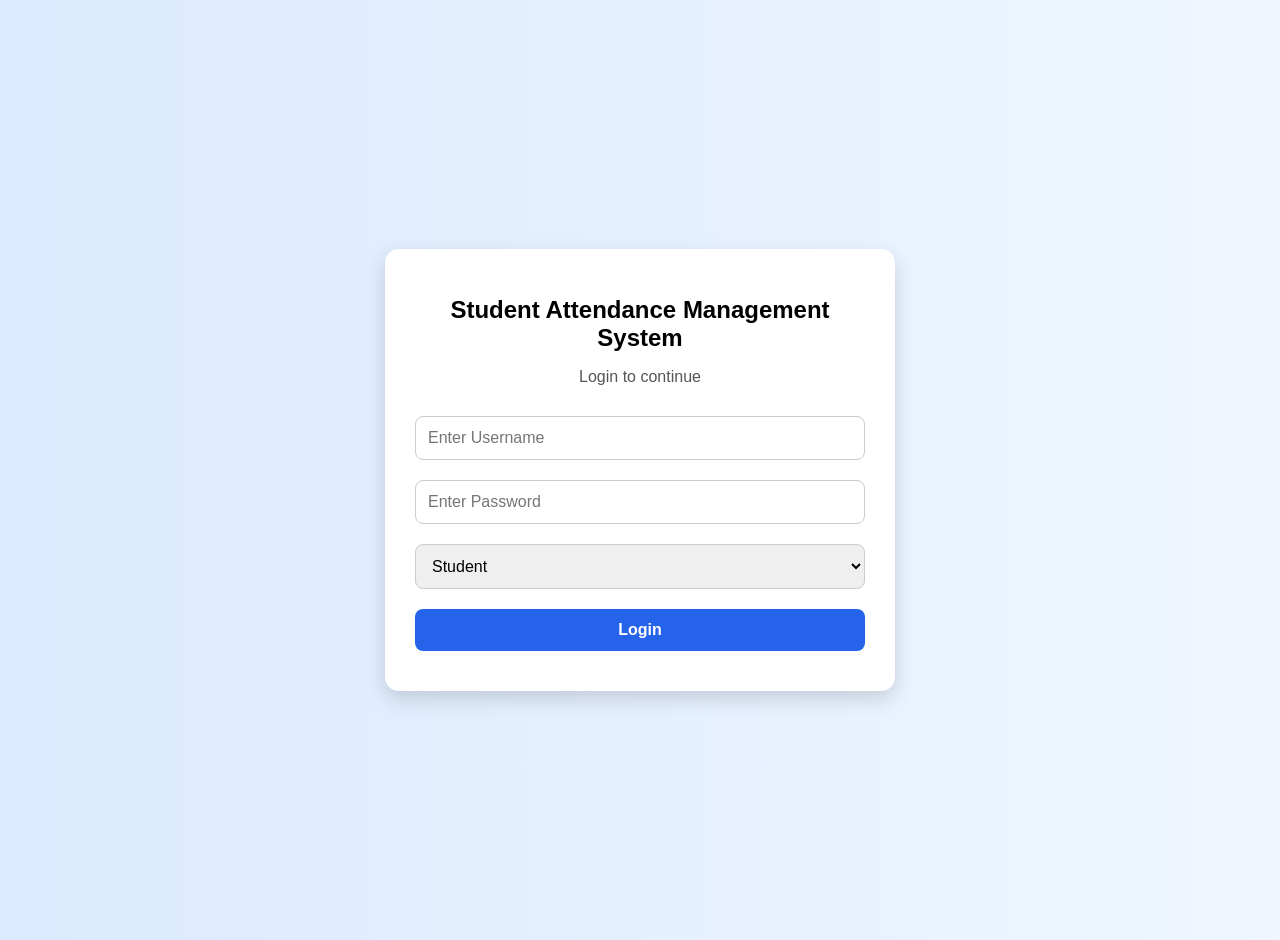
<file: SAMS_Project/index.html>
<!doctype html>
<html lang="en">
  <head>
    <meta charset="UTF-8" />
    <meta name="viewport" content="width=device-width, initial-scale=1.0" />
    <title>SAMS Login</title>
    <link rel="stylesheet" href="style.css" />
  </head>
  <body>
    <div class="container">
      <div class="card">
        <h1>Student Attendance Management System</h1>
        <p class="subtitle">Login to continue</p>

        <input type="text" id="username" placeholder="Enter Username" />
        <input type="password" id="password" placeholder="Enter Password" />

        <select id="role">
          <option value="student">Student</option>
          <option value="teacher">Teacher</option>
          <option value="admin">Admin</option>
        </select>

        <button onclick="login()">Login</button>
      </div>
    </div>

    <script src="script.js"></script>
  </body>
</html>
</file>
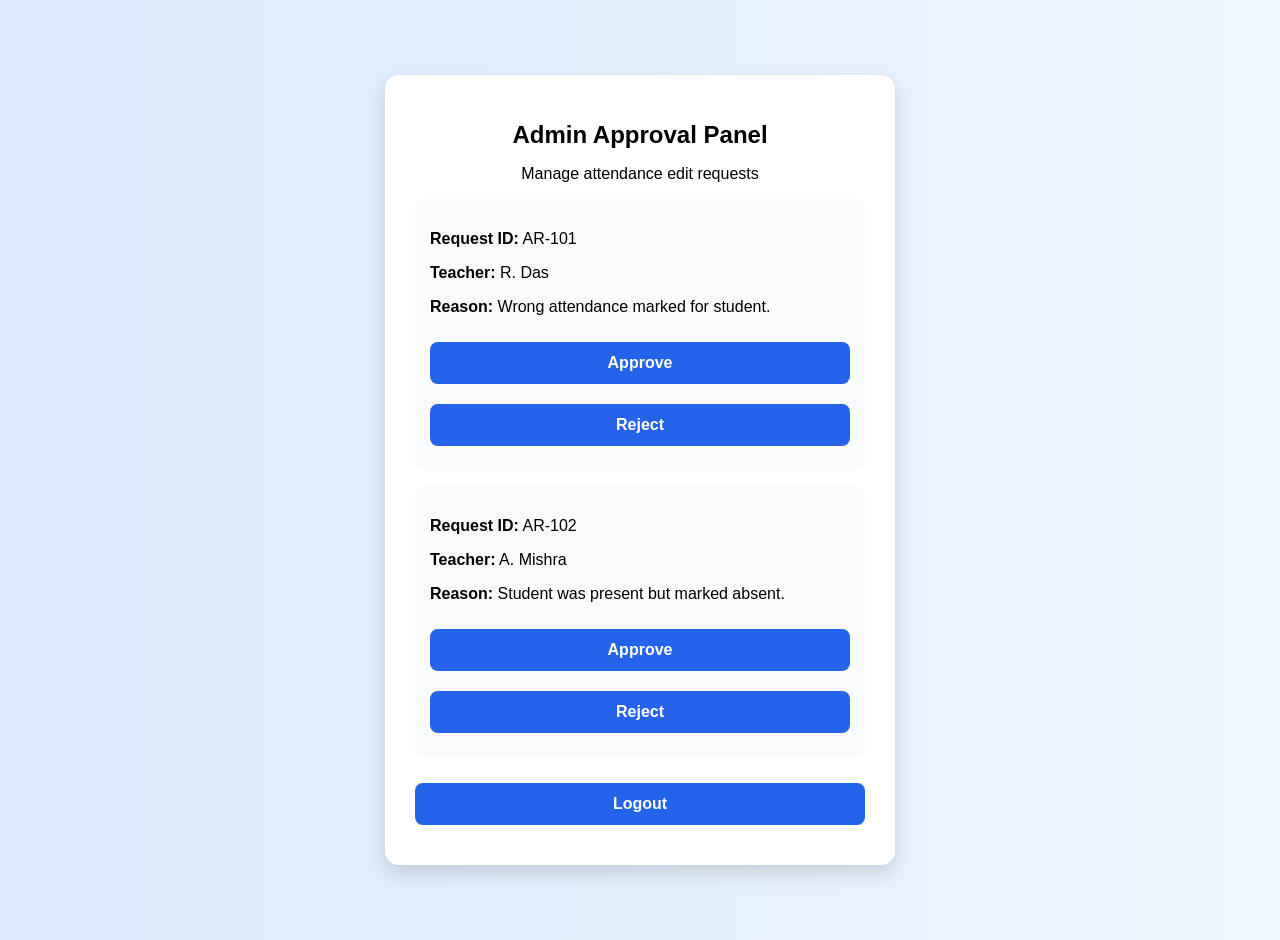
<file: SAMS_Project/admin.html>
<!doctype html>
<html lang="en">
  <head>
    <meta charset="UTF-8" />
    <meta name="viewport" content="width=device-width, initial-scale=1.0" />
    <title>Admin Panel</title>
    <link rel="stylesheet" href="style.css" />
  </head>
  <body>
    <div class="container">
      <div class="card">
        <h1>Admin Approval Panel</h1>
        <p>Manage attendance edit requests</p>

        <div class="request-box">
          <p><strong>Request ID:</strong> AR-101</p>
          <p><strong>Teacher:</strong> R. Das</p>
          <p><strong>Reason:</strong> Wrong attendance marked for student.</p>
          <button onclick="approveRequest()">Approve</button>
          <button onclick="rejectRequest()">Reject</button>
        </div>

        <div class="request-box">
          <p><strong>Request ID:</strong> AR-102</p>
          <p><strong>Teacher:</strong> A. Mishra</p>
          <p><strong>Reason:</strong> Student was present but marked absent.</p>
          <button onclick="approveRequest()">Approve</button>
          <button onclick="rejectRequest()">Reject</button>
        </div>

        <button onclick="goHome()">Logout</button>
      </div>
    </div>

    <script src="script.js"></script>
  </body>
</html>
</file>
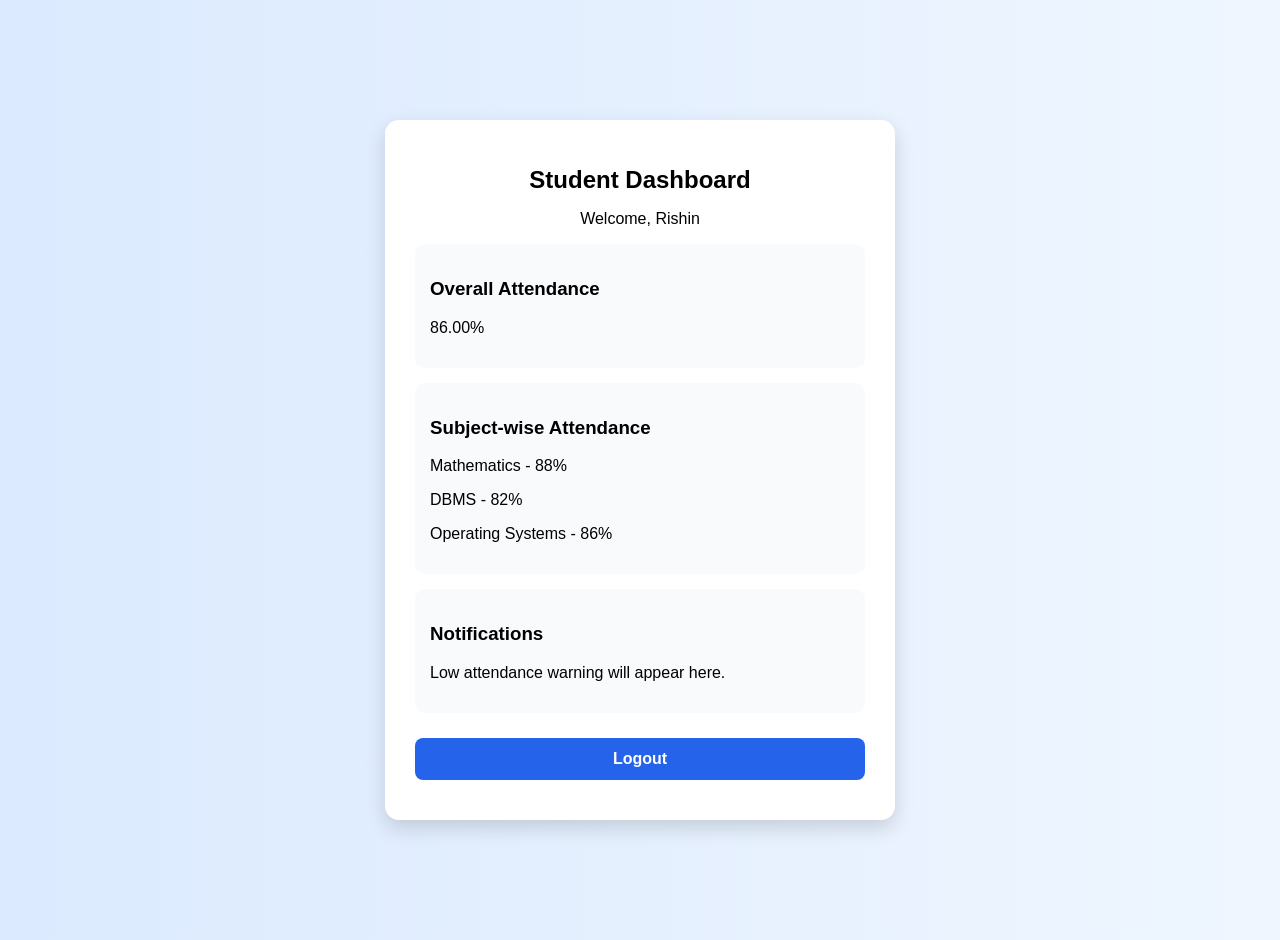
<file: SAMS_Project/student.html>
<!doctype html>
<html lang="en">
  <head>
    <meta charset="UTF-8" />
    <meta name="viewport" content="width=device-width, initial-scale=1.0" />
    <title>Student Dashboard</title>
    <link rel="stylesheet" href="style.css" />
  </head>
  <body>
    <div class="container">
      <div class="card">
        <h1>Student Dashboard</h1>
        <p>Welcome, Rishin</p>

        <div class="info-box">
          <h3>Overall Attendance</h3>
          <p id="attendanceValue"></p>
        </div>

        <div class="info-box">
          <h3>Subject-wise Attendance</h3>
          <p>Mathematics - 88%</p>
          <p>DBMS - 82%</p>
          <p>Operating Systems - 86%</p>
        </div>

        <div class="info-box">
          <h3>Notifications</h3>
          <p>Low attendance warning will appear here.</p>
        </div>

        <button onclick="goHome()">Logout</button>
      </div>
    </div>

    <script>
      let totalClasses = 50;
      let attendedClasses = 43;
      let percentage = (attendedClasses / totalClasses) * 100;
      document.getElementById("attendanceValue").innerText =
        percentage.toFixed(2) + "%";
    </script>

    <script src="script.js"></script>
  </body>
</html>
</file>
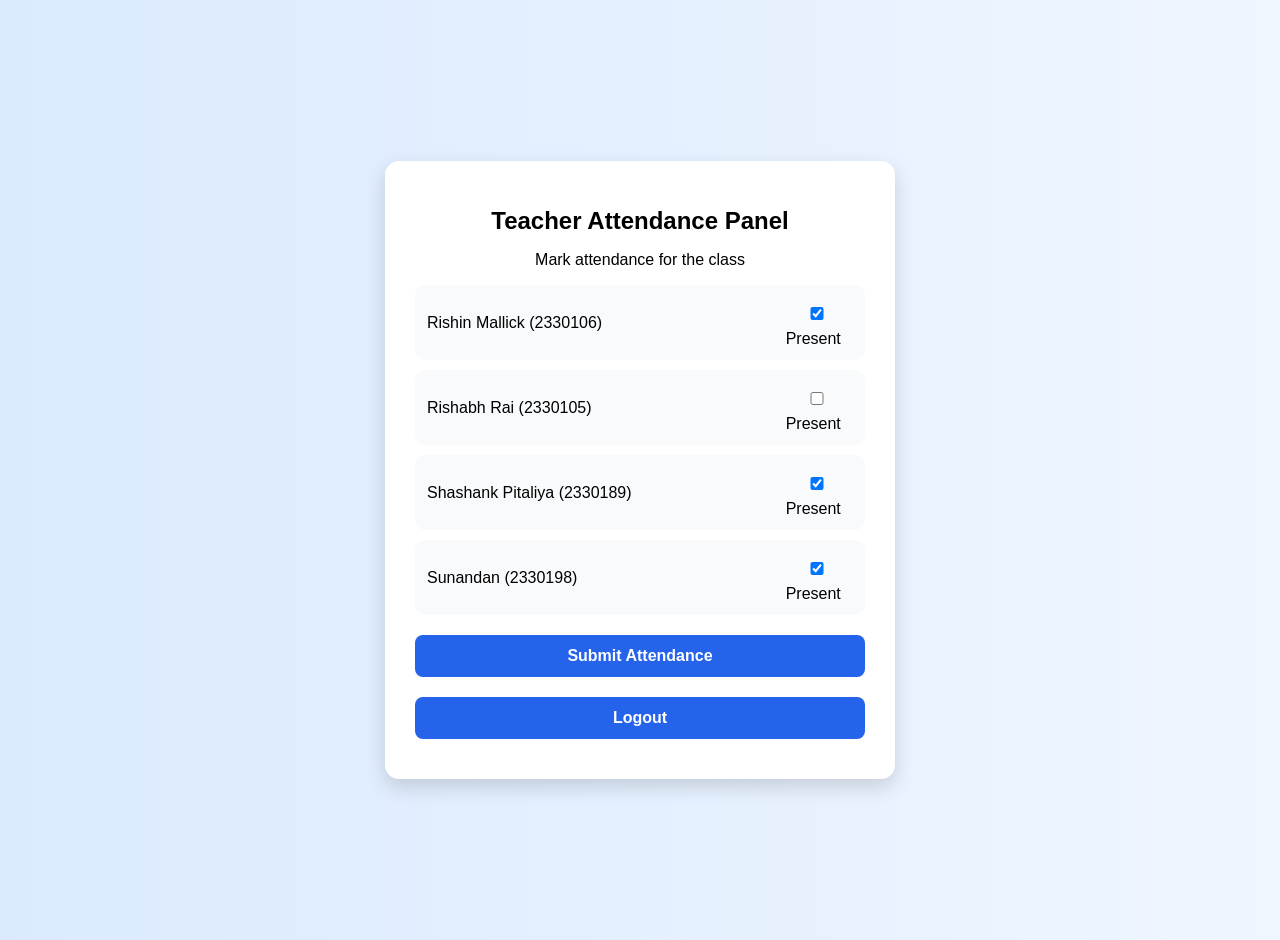
<file: SAMS_Project/teacher.html>
<!doctype html>
<html lang="en">
  <head>
    <meta charset="UTF-8" />
    <meta name="viewport" content="width=device-width, initial-scale=1.0" />
    <title>Teacher Attendance Panel</title>
    <link rel="stylesheet" href="style.css" />
  </head>
  <body>
    <div class="container">
      <div class="card">
        <h1>Teacher Attendance Panel</h1>
        <p>Mark attendance for the class</p>

        <div class="attendance-row">
          <span>Rishin Mallick (2330106)</span>
          <label><input type="checkbox" checked /> Present</label>
        </div>

        <div class="attendance-row">
          <span>Rishabh Rai (2330105)</span>
          <label><input type="checkbox" /> Present</label>
        </div>

        <div class="attendance-row">
          <span>Shashank Pitaliya (2330189)</span>
          <label><input type="checkbox" checked /> Present</label>
        </div>

        <div class="attendance-row">
          <span>Sunandan (2330198)</span>
          <label><input type="checkbox" checked /> Present</label>
        </div>

        <button onclick="saveAttendance()">Submit Attendance</button>
        <button onclick="goHome()">Logout</button>
      </div>
    </div>

    <script src="script.js"></script>
  </body>
</html>
</file>
<file: SAMS_Project/style.css>
body {
  margin: 0;
  font-family: Arial, sans-serif;
  background: linear-gradient(to right, #dbeafe, #eff6ff);
}

.container {
  display: flex;
  justify-content: center;
  align-items: center;
  min-height: 100vh;
  padding: 20px;
}

.card {
  background: white;
  width: 450px;
  max-width: 95%;
  padding: 30px;
  border-radius: 14px;
  box-shadow: 0 8px 20px rgba(0, 0, 0, 0.15);
  text-align: center;
}

h1 {
  font-size: 24px;
  margin-bottom: 10px;
}

.subtitle {
  color: #555;
  margin-bottom: 20px;
}

input,
select,
button {
  width: 100%;
  padding: 12px;
  margin-top: 10px;
  margin-bottom: 10px;
  border-radius: 8px;
  font-size: 16px;
  box-sizing: border-box;
}

input,
select {
  border: 1px solid #ccc;
}

button {
  border: none;
  background: #2563eb;
  color: white;
  cursor: pointer;
  font-weight: bold;
}

button:hover {
  background: #1d4ed8;
}

.info-box,
.request-box {
  background: #f8fafc;
  padding: 15px;
  border-radius: 10px;
  margin-bottom: 15px;
  text-align: left;
}

.attendance-row {
  display: flex;
  justify-content: space-between;
  align-items: center;
  background: #f8fafc;
  padding: 12px;
  margin-bottom: 10px;
  border-radius: 10px;
}
</file>
